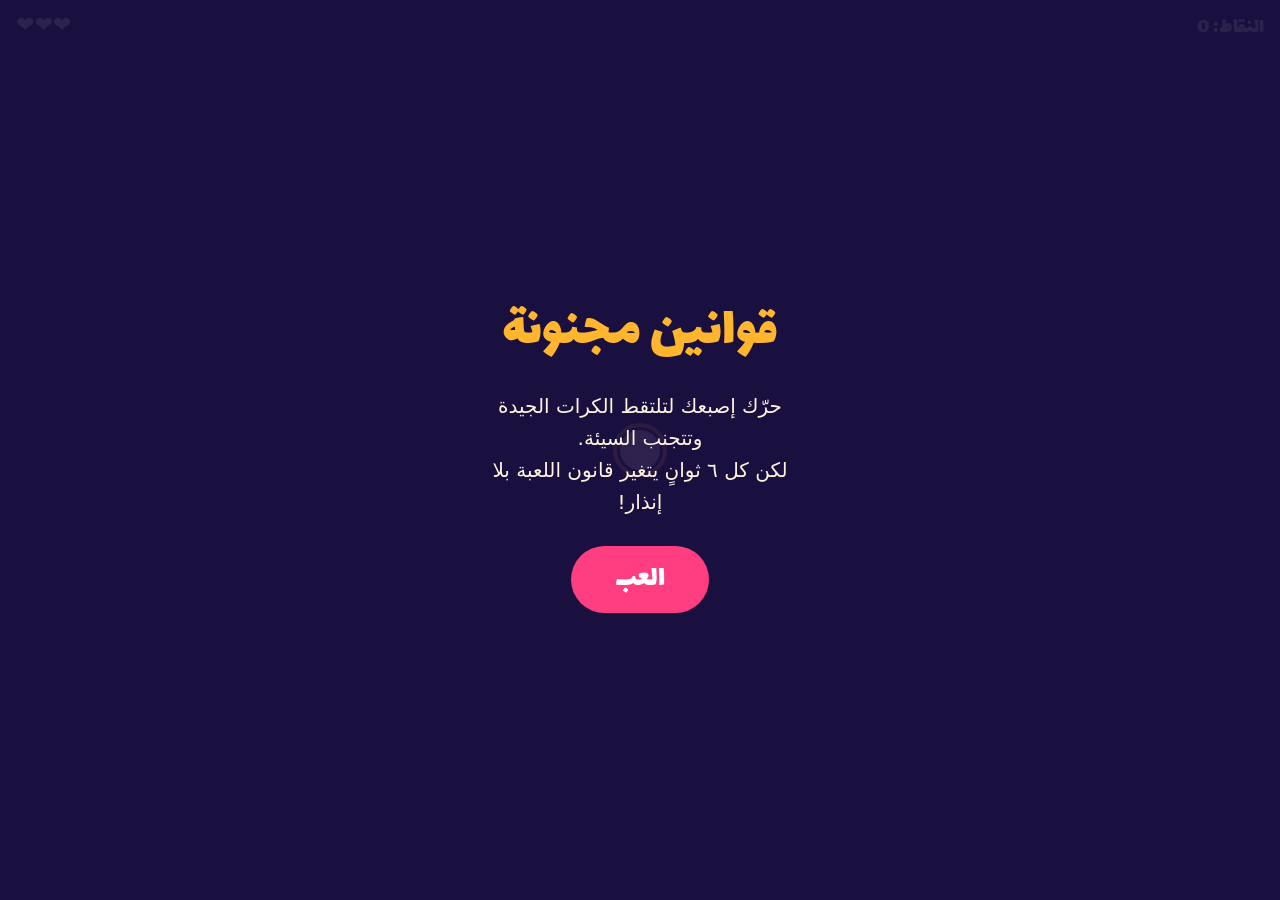
<file: crazy-rules.backup.html>
<!DOCTYPE html>
<html lang="ar" dir="rtl">
<head>
<meta charset="utf-8">
<meta name="viewport" content="width=device-width, initial-scale=1, viewport-fit=cover">
<title>قوانين مجنونة</title>
<link href="https://fonts.googleapis.com/css2?family=Lalezar&display=swap" rel="stylesheet">
<style>
:root{--bg:#1b1140;--good:#2ee6d6;--bad:#ff3d81;--ink:#fff4e0;--sun:#ffb62e;box-sizing:border-box;padding-top:env(safe-area-inset-top,0px);padding-bottom:env(safe-area-inset-bottom,0px)}
html,body{height:100%;margin:0;background:var(--bg);color:var(--ink);overflow:hidden;touch-action:none;-webkit-user-select:none;user-select:none;font-family:'Lalezar',system-ui,sans-serif}
canvas{position:fixed;inset:0;width:100%;height:100%;display:block}
#hud{position:fixed;top:env(safe-area-inset-top,0px);left:0;right:0;display:flex;justify-content:space-between;padding:10px 16px;font-size:22px;pointer-events:none}
#rule{position:fixed;top:calc(env(safe-area-inset-top,0px) + 52px);left:0;right:0;text-align:center;font-size:30px;color:var(--sun);pointer-events:none;transition:transform .25s,opacity .25s}
#legend{position:fixed;bottom:calc(env(safe-area-inset-bottom,0px) + 14px);left:0;right:0;text-align:center;font-size:18px;pointer-events:none}
#legend i{display:inline-block;width:14px;height:14px;border-radius:50%;margin:0 4px 0 8px;vertical-align:-1px}
#menu{position:fixed;inset:0;display:flex;flex-direction:column;align-items:center;justify-content:center;gap:14px;background:rgba(27,17,64,.92);text-align:center;padding:24px}
#menu h1{font-size:56px;margin:0;font-weight:400;color:var(--sun)}
#menu p{margin:0;font-size:20px;line-height:1.6;max-width:320px;font-family:system-ui,sans-serif}
#go{font:inherit;font-size:30px;padding:10px 44px;border:0;border-radius:40px;background:var(--bad);color:#fff;cursor:pointer}
#go:focus-visible{outline:3px solid var(--sun);outline-offset:3px}
</style>
</head>
<body>
<canvas id="c"></canvas>
<div id="hud"><span id="sc">النقاط: 0</span><span id="lv">❤❤❤</span></div>
<div id="rule"></div>
<div id="legend"></div>
<div id="menu">
<h1>قوانين مجنونة</h1>
<p>حرّك إصبعك لتلتقط الكرات الجيدة وتتجنب السيئة.<br>لكن كل ٦ ثوانٍ يتغير قانون اللعبة بلا إنذار!</p>
<p id="best"></p>
<button id="go">العب</button>
</div>
<script>
const cv=document.getElementById('c'),cx=cv.getContext('2d');
const $=id=>document.getElementById(id);
let W,H,dpr;
function size(){dpr=Math.min(devicePixelRatio||1,2);W=innerWidth;H=innerHeight;cv.width=W*dpr;cv.height=H*dpr;cx.setTransform(dpr,0,0,dpr,0,0)}
addEventListener('resize',size);size();
const GOOD='#2ee6d6',BAD='#ff3d81';
const RULES=[
{n:'التحكم معكوس!',f:'inv'},
{n:'الألوان تبدلت!',f:'swap'},
{n:'الجاذبية للأعلى!',f:'up'},
{n:'العالم يدور!',f:'rot'},
{n:'كل شيء أسرع!',f:'fast'},
{n:'انطفأت الأنوار!',f:'dark'}
];
let best=0;try{best=+localStorage.getItem('crbest')||0}catch(e){}
let P,orbs,score,lives,fl,ruleT,spawnT,ang,run=false,last=0,shake=0,pop=[];
let ptr={x:0,y:0};
function start(){
 P={x:W/2,y:H*0.7,r:20};orbs=[];pop=[];score=0;lives=3;fl={};ruleT=3;spawnT=0;ang=0;shake=0;run=true;
 ptr={x:P.x,y:P.y};$('menu').style.display='none';hud();$('rule').textContent='';legend();last=performance.now();
}
function hud(){$('sc').textContent='النقاط: '+score;$('lv').textContent='❤'.repeat(Math.max(lives,0))}
function legend(){
 const g=fl.swap?BAD:GOOD,b=fl.swap?GOOD:BAD;
 $('legend').innerHTML='<i style="background:'+g+'"></i>التقطها<i style="background:'+b+'"></i>تجنبها';
}
function newRule(){
 const r=RULES[Math.floor(Math.random()*RULES.length)];
 fl={};fl[r.f]=true;
 const el=$('rule');el.textContent=r.n;el.style.transform='scale(1.4)';
 setTimeout(()=>el.style.transform='scale(1)',250);
 legend();ruleT=6;
}
function toWorld(x,y){
 let dx=x-W/2,dy=y-H/2;
 if(fl.rot){const a=-ang,c=Math.cos(a),s=Math.sin(a);[dx,dy]=[dx*c-dy*s,dx*s+dy*c]}
 return[W/2+dx,H/2+dy];
}
function move(e){
 let x=e.clientX,y=e.clientY;
 if(fl.inv){x=W-x;y=H-y}
 ptr={x,y};
}
cv.addEventListener('pointerdown',move);
cv.addEventListener('pointermove',move);
$('go').addEventListener('click',start);
function spawn(){
 const good=Math.random()<0.5;
 const r=12+Math.random()*12;
 orbs.push({x:r+Math.random()*(W-2*r),y:fl.up?H+r:-r,r,good,vy:(90+Math.random()*110+score*2)*(fl.fast?1.8:1)*(fl.up?-1:1),vx:(Math.random()-.5)*60});
}
function burst(x,y,col){for(let i=0;i<10;i++){const a=Math.random()*6.28,s=60+Math.random()*120;pop.push({x,y,vx:Math.cos(a)*s,vy:Math.sin(a)*s,t:.5,col})}}
function update(dt){
 ruleT-=dt;if(ruleT<=0)newRule();
 if(fl.rot)ang+=dt*0.6;else ang*=0.9;
 const [tx,ty]=toWorld(ptr.x,ptr.y);
 const k=1-Math.pow(0.0005,dt);
 P.x+=(tx-P.x)*k;P.y+=(ty-P.y)*k;
 spawnT-=dt;if(spawnT<=0){spawn();spawnT=Math.max(0.22,0.6-score*0.004)*(fl.fast?0.6:1)}
 for(const o of orbs){
  o.y+=o.vy*dt;o.x+=o.vx*dt;
  if(o.x<o.r||o.x>W-o.r)o.vx*=-1;
  const d=Math.hypot(o.x-P.x,o.y-P.y);
  if(d<o.r+P.r){
   o.dead=true;
   const isGood=fl.swap?!o.good:o.good;
   burst(o.x,o.y,isGood?GOOD:BAD);
   if(isGood){score++}else{lives--;shake=.3;if(navigator.vibrate)navigator.vibrate(60)}
   hud();
  }
  if(o.y>H+60||o.y<-60)o.dead=true;
 }
 orbs=orbs.filter(o=>!o.dead);
 for(const p of pop){p.x+=p.vx*dt;p.y+=p.vy*dt;p.t-=dt}
 pop=pop.filter(p=>p.t>0);
 shake=Math.max(0,shake-dt);
 if(lives<=0)over();
}
function over(){
 run=false;
 if(score>best){best=score;try{localStorage.setItem('crbest',best)}catch(e){}}
 $('menu').querySelector('h1').textContent='انتهت اللعبة';
 $('menu').querySelector('p').innerHTML='جمعت '+score+' نقطة. القوانين فازت هذه المرة!';
 $('best').textContent='أفضل نتيجة: '+best;
 $('go').textContent='جرّب مجددًا';
 $('menu').style.display='flex';
}
function draw(){
 cx.clearRect(0,0,W,H);
 cx.save();
 if(shake>0)cx.translate((Math.random()-.5)*10,(Math.random()-.5)*10);
 cx.translate(W/2,H/2);cx.rotate(ang);cx.translate(-W/2,-H/2);
 for(const o of orbs){
  const isGood=o.good;
  cx.fillStyle=(fl.swap?!isGood:isGood)?GOOD:BAD;
  cx.beginPath();cx.arc(o.x,o.y,o.r,0,6.283);cx.fill();
 }
 for(const p of pop){cx.globalAlpha=p.t*2;cx.fillStyle=p.col;cx.fillRect(p.x-2,p.y-2,4,4)}
 cx.globalAlpha=1;
 cx.fillStyle='#fff4e0';cx.beginPath();cx.arc(P.x,P.y,P.r,0,6.283);cx.fill();
 cx.strokeStyle='#ffb62e';cx.lineWidth=4;cx.beginPath();cx.arc(P.x,P.y,P.r+5,0,6.283);cx.stroke();
 cx.restore();
 if(fl.dark){
  const[sx,sy]=rot(P.x,P.y);
  const g=cx.createRadialGradient(sx,sy,40,sx,sy,170);
  g.addColorStop(0,'rgba(27,17,64,0)');g.addColorStop(1,'rgba(27,17,64,.98)');
  cx.fillStyle=g;cx.fillRect(0,0,W,H);
 }
}
function rot(x,y){
 const dx=x-W/2,dy=y-H/2,c=Math.cos(ang),s=Math.sin(ang);
 return[W/2+dx*c-dy*s,H/2+dx*s+dy*c];
}
function loop(t){
 const dt=Math.min((t-last)/1000,0.05);last=t;
 if(run)update(dt);
 draw();requestAnimationFrame(loop);
}
$('best').textContent=best?'أفضل نتيجة: '+best:'';
P={x:W/2,y:H/2,r:20};orbs=[];pop=[];fl={};ang=0;shake=0;
requestAnimationFrame(loop);
</script>
</body>
</html>
</file>
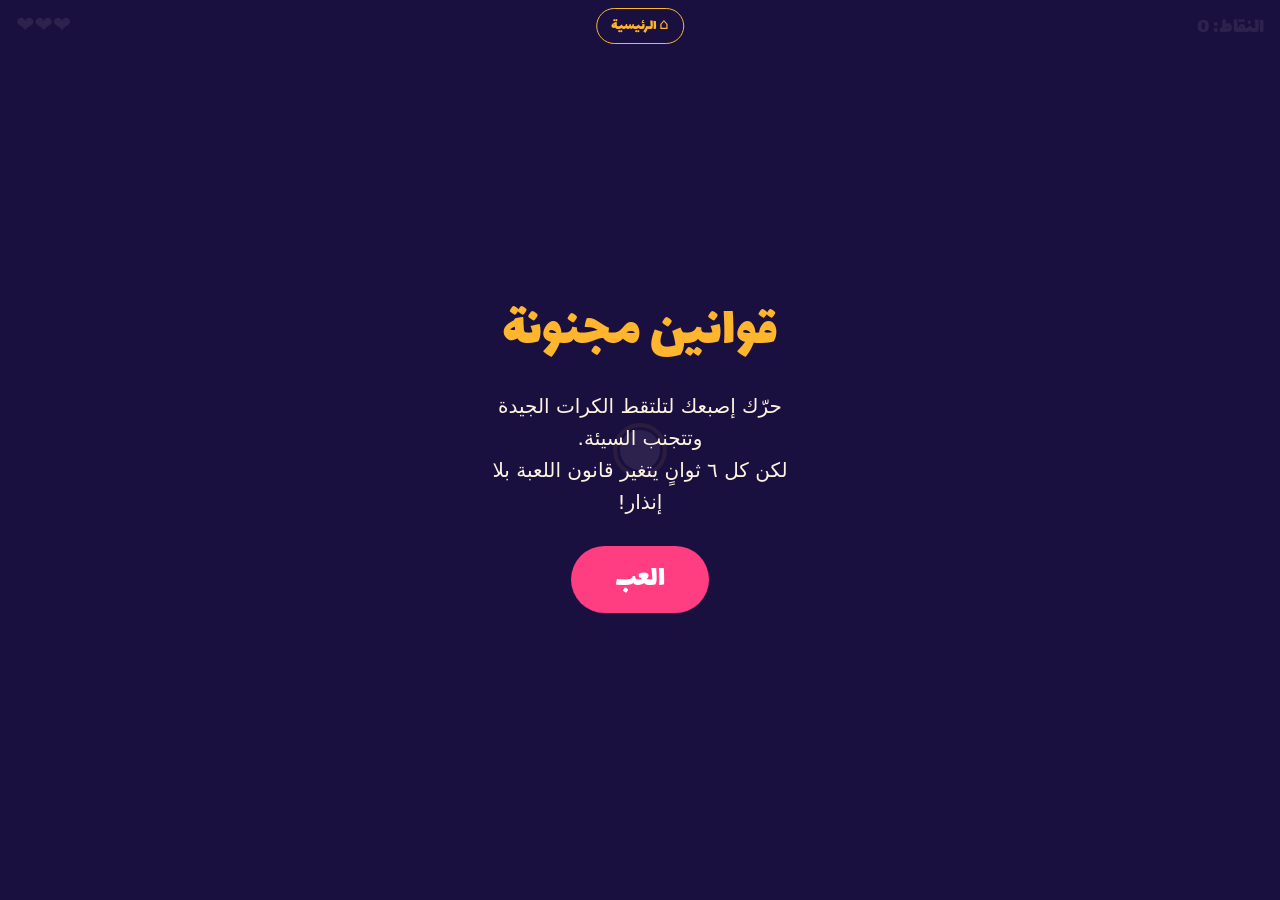
<file: crazy-rules.html>
<!DOCTYPE html>
<html lang="ar" dir="rtl">
<head>
<meta charset="utf-8">
<meta name="viewport" content="width=device-width, initial-scale=1, viewport-fit=cover">
<title>قوانين مجنونة</title>
<link href="https://fonts.googleapis.com/css2?family=Lalezar&display=swap" rel="stylesheet">
<style>
:root{--bg:#1b1140;--good:#2ee6d6;--bad:#ff3d81;--ink:#fff4e0;--sun:#ffb62e;box-sizing:border-box;padding-top:env(safe-area-inset-top,0px);padding-bottom:env(safe-area-inset-bottom,0px)}
html,body{height:100%;margin:0;background:var(--bg);color:var(--ink);overflow:hidden;touch-action:none;-webkit-user-select:none;user-select:none;font-family:'Lalezar',system-ui,sans-serif}
canvas{position:fixed;inset:0;width:100%;height:100%;display:block}
#hud{position:fixed;top:env(safe-area-inset-top,0px);left:0;right:0;display:flex;justify-content:space-between;padding:10px 16px;font-size:22px;pointer-events:none}
#rule{position:fixed;top:calc(env(safe-area-inset-top,0px) + 52px);left:0;right:0;text-align:center;font-size:30px;color:var(--sun);pointer-events:none;transition:transform .25s,opacity .25s}
#legend{position:fixed;bottom:calc(env(safe-area-inset-bottom,0px) + 14px);left:0;right:0;text-align:center;font-size:18px;pointer-events:none}
#legend i{display:inline-block;width:14px;height:14px;border-radius:50%;margin:0 4px 0 8px;vertical-align:-1px}
#menu{position:fixed;inset:0;display:flex;flex-direction:column;align-items:center;justify-content:center;gap:14px;background:rgba(27,17,64,.92);text-align:center;padding:24px}
#menu h1{font-size:56px;margin:0;font-weight:400;color:var(--sun)}
#menu p{margin:0;font-size:20px;line-height:1.6;max-width:320px;font-family:system-ui,sans-serif}
#go{font:inherit;font-size:30px;padding:10px 44px;border:0;border-radius:40px;background:var(--bad);color:#fff;cursor:pointer}
#go:focus-visible{outline:3px solid var(--sun);outline-offset:3px}

#homeBtn {
  display: block;
  position: fixed;
  top: calc(env(safe-area-inset-top, 0px) + 8px);
  left: 50%;
  transform: translateX(-50%);
  z-index: 1000;
  padding: 5px 14px;
  border: 1px solid var(--sun);
  border-radius: 20px;
  background: rgba(27,17,64,.9);
  color: var(--sun);
  text-decoration: none;
  font-size: 15px;
  pointer-events: auto;
}

</style>
</head>
<body>
<canvas id="c"></canvas>

<a id="homeBtn" href="index.html"
   aria-label="العودة إلى الصفحة الرئيسية">
   ⌂ الرئيسية
</a>
<div id="hud"><span id="sc">النقاط: 0</span><span id="lv">❤❤❤</span></div>
<div id="rule"></div>
<div id="legend"></div>
<div id="menu">
<h1>قوانين مجنونة</h1>
<p>حرّك إصبعك لتلتقط الكرات الجيدة وتتجنب السيئة.<br>لكن كل ٦ ثوانٍ يتغير قانون اللعبة بلا إنذار!</p>
<p id="best"></p>
<button id="go">العب</button>
</div>
<script>
const cv=document.getElementById('c'),cx=cv.getContext('2d');
const $=id=>document.getElementById(id);
let W,H,dpr;
function size(){dpr=Math.min(devicePixelRatio||1,2);W=innerWidth;H=innerHeight;cv.width=W*dpr;cv.height=H*dpr;cx.setTransform(dpr,0,0,dpr,0,0)}
addEventListener('resize',size);size();
const GOOD='#2ee6d6',BAD='#ff3d81';
const RULES=[
{n:'التحكم معكوس!',f:'inv'},
{n:'الألوان تبدلت!',f:'swap'},
{n:'الجاذبية للأعلى!',f:'up'},
{n:'العالم يدور!',f:'rot'},
{n:'كل شيء أسرع!',f:'fast'},
{n:'انطفأت الأنوار!',f:'dark'}
];
let best=0;try{best=+localStorage.getItem('crbest')||0}catch(e){}
let P,orbs,score,lives,fl,ruleT,spawnT,ang,run=false,last=0,shake=0,pop=[];
let ptr={x:0,y:0};
function start(){
 $('homeBtn').style.display='block';
 P={x:W/2,y:H*0.7,r:20};orbs=[];pop=[];score=0;lives=3;fl={};ruleT=3;spawnT=0;ang=0;shake=0;run=true;
 ptr={x:P.x,y:P.y};$('menu').style.display='none';hud();$('rule').textContent='';legend();last=performance.now();
}
function hud(){$('sc').textContent='النقاط: '+score;$('lv').textContent='❤'.repeat(Math.max(lives,0))}
function legend(){
 const g=fl.swap?BAD:GOOD,b=fl.swap?GOOD:BAD;
 $('legend').innerHTML='<i style="background:'+g+'"></i>التقطها<i style="background:'+b+'"></i>تجنبها';
}
function newRule(){
 const r=RULES[Math.floor(Math.random()*RULES.length)];
 fl={};fl[r.f]=true;
 const el=$('rule');el.textContent=r.n;el.style.transform='scale(1.4)';
 setTimeout(()=>el.style.transform='scale(1)',250);
 legend();ruleT=6;
}
function toWorld(x,y){
 let dx=x-W/2,dy=y-H/2;
 if(fl.rot){const a=-ang,c=Math.cos(a),s=Math.sin(a);[dx,dy]=[dx*c-dy*s,dx*s+dy*c]}
 return[W/2+dx,H/2+dy];
}
function move(e){
 let x=e.clientX,y=e.clientY;
 if(fl.inv){x=W-x;y=H-y}
 ptr={x,y};
}
cv.addEventListener('pointerdown',move);
cv.addEventListener('pointermove',move);
$('go').addEventListener('click',start);
function spawn(){
 const good=Math.random()<0.5;
 const r=12+Math.random()*12;
 orbs.push({x:r+Math.random()*(W-2*r),y:fl.up?H+r:-r,r,good,vy:(90+Math.random()*110+score*2)*(fl.fast?1.8:1)*(fl.up?-1:1),vx:(Math.random()-.5)*60});
}
function burst(x,y,col){for(let i=0;i<10;i++){const a=Math.random()*6.28,s=60+Math.random()*120;pop.push({x,y,vx:Math.cos(a)*s,vy:Math.sin(a)*s,t:.5,col})}}
function update(dt){
 ruleT-=dt;if(ruleT<=0)newRule();
 if(fl.rot)ang+=dt*0.6;else ang*=0.9;
 const [tx,ty]=toWorld(ptr.x,ptr.y);
 const k=1-Math.pow(0.0005,dt);
 P.x+=(tx-P.x)*k;P.y+=(ty-P.y)*k;
 spawnT-=dt;if(spawnT<=0){spawn();spawnT=Math.max(0.22,0.6-score*0.004)*(fl.fast?0.6:1)}
 for(const o of orbs){
  o.y+=o.vy*dt;o.x+=o.vx*dt;
  if(o.x<o.r||o.x>W-o.r)o.vx*=-1;
  const d=Math.hypot(o.x-P.x,o.y-P.y);
  if(d<o.r+P.r){
   o.dead=true;
   const isGood=fl.swap?!o.good:o.good;
   burst(o.x,o.y,isGood?GOOD:BAD);
   if(isGood){score++}else{lives--;shake=.3;if(navigator.vibrate)navigator.vibrate(60)}
   hud();
  }
  if(o.y>H+60||o.y<-60)o.dead=true;
 }
 orbs=orbs.filter(o=>!o.dead);
 for(const p of pop){p.x+=p.vx*dt;p.y+=p.vy*dt;p.t-=dt}
 pop=pop.filter(p=>p.t>0);
 shake=Math.max(0,shake-dt);
 if(lives<=0)over();
}
function over(){
 run=false;
 if(score>best){best=score;try{localStorage.setItem('crbest',best)}catch(e){}}
 $('menu').querySelector('h1').textContent='انتهت اللعبة';
 $('menu').querySelector('p').innerHTML='جمعت '+score+' نقطة. القوانين فازت هذه المرة!';
 $('best').textContent='أفضل نتيجة: '+best;
 $('go').textContent='جرّب مجددًا';
 $('menu').style.display='flex';
}
function draw(){
 cx.clearRect(0,0,W,H);
 cx.save();
 if(shake>0)cx.translate((Math.random()-.5)*10,(Math.random()-.5)*10);
 cx.translate(W/2,H/2);cx.rotate(ang);cx.translate(-W/2,-H/2);
 for(const o of orbs){
  const isGood=o.good;
  cx.fillStyle=(fl.swap?!isGood:isGood)?GOOD:BAD;
  cx.beginPath();cx.arc(o.x,o.y,o.r,0,6.283);cx.fill();
 }
 for(const p of pop){cx.globalAlpha=p.t*2;cx.fillStyle=p.col;cx.fillRect(p.x-2,p.y-2,4,4)}
 cx.globalAlpha=1;
 cx.fillStyle='#fff4e0';cx.beginPath();cx.arc(P.x,P.y,P.r,0,6.283);cx.fill();
 cx.strokeStyle='#ffb62e';cx.lineWidth=4;cx.beginPath();cx.arc(P.x,P.y,P.r+5,0,6.283);cx.stroke();
 cx.restore();
 if(fl.dark){
  const[sx,sy]=rot(P.x,P.y);
  const g=cx.createRadialGradient(sx,sy,40,sx,sy,170);
  g.addColorStop(0,'rgba(27,17,64,0)');g.addColorStop(1,'rgba(27,17,64,.98)');
  cx.fillStyle=g;cx.fillRect(0,0,W,H);
 }
}
function rot(x,y){
 const dx=x-W/2,dy=y-H/2,c=Math.cos(ang),s=Math.sin(ang);
 return[W/2+dx*c-dy*s,H/2+dx*s+dy*c];
}
function loop(t){
 const dt=Math.min((t-last)/1000,0.05);last=t;
 if(run)update(dt);
 draw();requestAnimationFrame(loop);
}
$('best').textContent=best?'أفضل نتيجة: '+best:'';
P={x:W/2,y:H/2,r:20};orbs=[];pop=[];fl={};ang=0;shake=0;
requestAnimationFrame(loop);
</script>
</body>
</html>
</file>
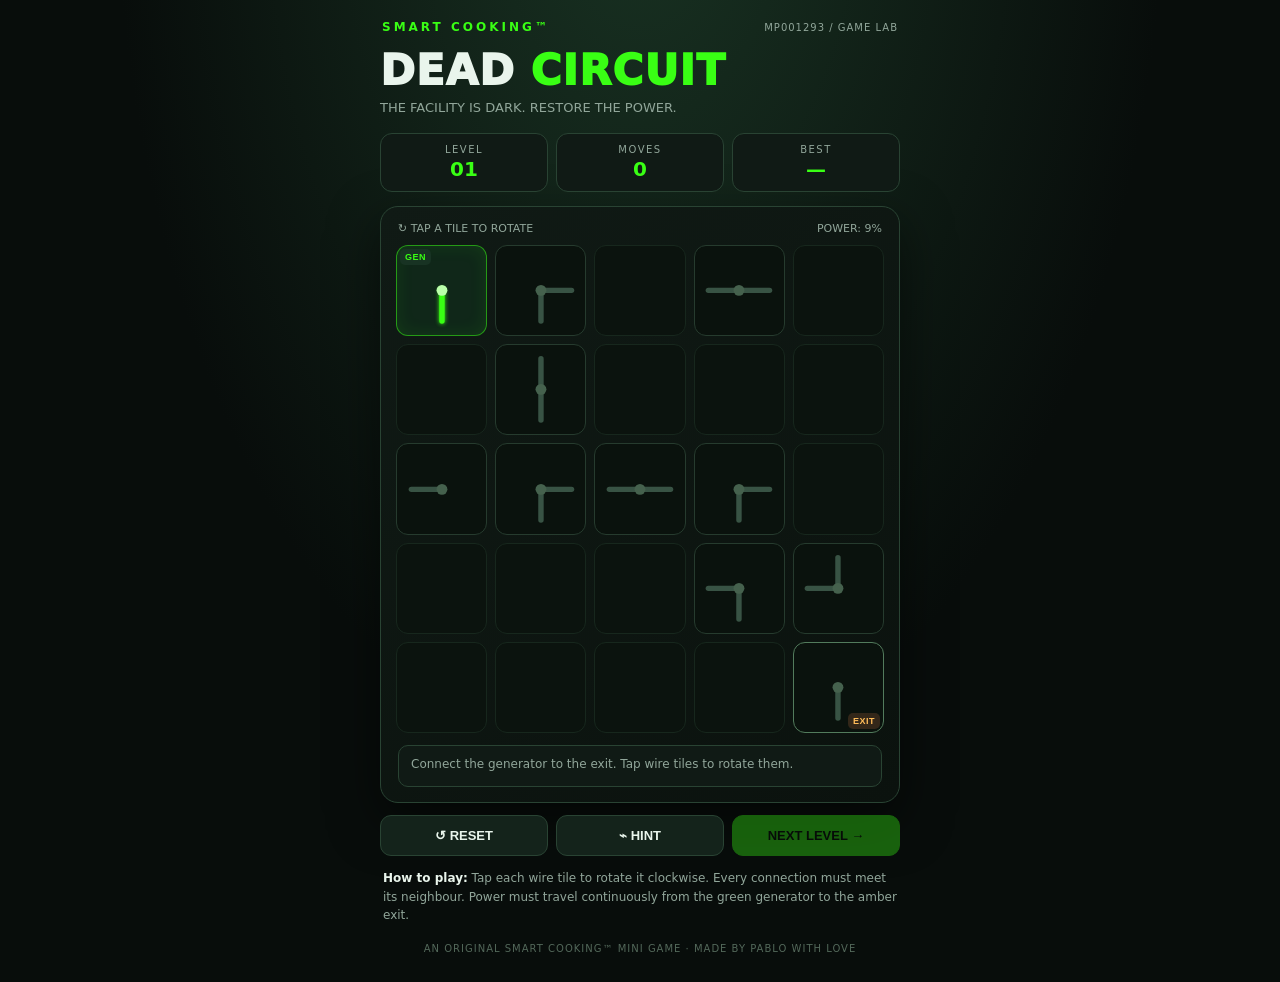
<file: dead-circuit.html>
<!doctype html>
<html lang="en">
<head>
<meta charset="utf-8"><meta name="viewport" content="width=device-width,initial-scale=1,maximum-scale=1,user-scalable=no">
<meta name="theme-color" content="#080d0b"><title>DEAD CIRCUIT — SMART COOKING™</title>
<style>
:root{--bg:#080d0b;--panel:#101a15;--panel2:#14231b;--line:#294333;--green:#39ff14;--muted:#91a69a;--gold:#ffbd59;--red:#ff5c65;--white:#e9f5ec}
*{box-sizing:border-box}body{margin:0;min-height:100vh;background:radial-gradient(ellipse at 50% -15%,#193323 0%,var(--bg) 58%);color:var(--white);font-family:system-ui,-apple-system,Segoe UI,sans-serif;display:flex;justify-content:center;padding:16px 12px 28px}
.app{width:min(100%,520px)}header{display:flex;justify-content:space-between;align-items:center;margin:4px 2px 16px}.brand{font-size:12px;letter-spacing:3px;color:var(--green);font-weight:800}.mark{font-size:10px;color:var(--muted);letter-spacing:1px}
h1{font-size:clamp(28px,8vw,42px);line-height:1;margin:0;font-weight:950;letter-spacing:1px}.subtitle{color:var(--muted);font-size:13px;margin:8px 0 18px}
.stats{display:grid;grid-template-columns:repeat(3,1fr);gap:8px;margin-bottom:14px}.stat{background:var(--panel);border:1px solid var(--line);border-radius:12px;padding:10px;text-align:center}.stat small{display:block;color:var(--muted);font-size:10px;letter-spacing:1.5px}.stat b{display:block;color:var(--green);font-size:20px;margin-top:2px;font-variant-numeric:tabular-nums}
.board-wrap{background:linear-gradient(145deg,#101a15,#0b120e);border:1px solid var(--line);border-radius:18px;padding:12px;box-shadow:0 18px 50px #0008}.legend{display:flex;justify-content:space-between;gap:8px;color:var(--muted);font-size:11px;margin:0 2px 10px}.board{display:grid;grid-template-columns:repeat(5,1fr);gap:6px;touch-action:manipulation}.tile{aspect-ratio:1;border:1px solid #263b2e;border-radius:10px;background:#0a120d;position:relative;display:grid;place-items:center;cursor:pointer;overflow:hidden;transition:border-color .15s,background .15s; -webkit-tap-highlight-color:transparent}.tile:active{transform:scale(.97)}.tile.empty{cursor:default;background:#0b130e;border-color:#17271d}.tile.fixed{border-color:#527b5c}.tile.powered{background:#102719;border-color:#39ff1488;box-shadow:inset 0 0 18px #39ff1418}.tile svg{width:88%;height:88%;overflow:visible}.wire{stroke:#385344;stroke-width:8;stroke-linecap:round;fill:none}.powered .wire{stroke:var(--green);filter:drop-shadow(0 0 3px #39ff14)}.core{fill:#45614d}.powered .core{fill:#baffaa}.endpoint{position:absolute;inset:3px;display:flex;align-items:flex-start;justify-content:flex-start;pointer-events:none}.endpoint span{font-size:9px;font-weight:900;letter-spacing:.5px;padding:3px 5px;border-radius:5px;background:#183323;color:var(--green)}.endpoint.exit{align-items:flex-end;justify-content:flex-end}.endpoint.exit span{background:#332719;color:var(--gold)}
.controls{display:flex;gap:8px;margin-top:12px}.btn{flex:1;border:1px solid var(--line);border-radius:11px;padding:12px 8px;background:var(--panel2);color:var(--white);font-weight:750;font-size:13px}.btn.primary{background:var(--green);color:#061006;border-color:var(--green)}.btn:disabled{opacity:.35}.help{color:var(--muted);font-size:12px;line-height:1.55;margin:13px 3px 0}.message{min-height:42px;margin:12px 2px 0;padding:10px 12px;border-radius:10px;background:#101a15;border:1px solid var(--line);font-size:12px;color:var(--muted);line-height:1.4}.message.good{color:var(--green);border-color:#39ff1466}.message.warn{color:var(--gold);border-color:#ffbd5966}
.overlay{position:fixed;inset:0;background:#030705dd;display:none;align-items:center;justify-content:center;padding:20px;z-index:10}.modal{width:min(100%,390px);background:#101a15;border:1px solid #3b6047;border-radius:18px;padding:22px;text-align:center;box-shadow:0 20px 80px #000}.modal h2{font-size:28px;margin:0 0 8px;color:var(--green)}.modal p{font-size:13px;color:var(--muted);line-height:1.6}.modal .btn{width:100%;margin-top:8px}.footer{text-align:center;color:#53685a;font-size:10px;letter-spacing:1px;margin-top:18px}
@media(min-width:430px){.board{gap:8px}.board-wrap{padding:15px}.tile{border-radius:12px}}
</style></head>
<body><main class="app">
<header><div class="brand">SMART COOKING™</div><div class="mark">MP001293 / GAME LAB</div></header>
<h1>DEAD <span style="color:var(--green)">CIRCUIT</span></h1><p class="subtitle">THE FACILITY IS DARK. RESTORE THE POWER.</p>
<section class="stats"><div class="stat"><small>LEVEL</small><b id="level">01</b></div><div class="stat"><small>MOVES</small><b id="moves">0</b></div><div class="stat"><small>BEST</small><b id="best">—</b></div></section>
<section class="board-wrap"><div class="legend"><span>↻ TAP A TILE TO ROTATE</span><span id="progress">POWER: 0%</span></div><div class="board" id="board" aria-label="Electrical puzzle board"></div><div class="message" id="message">Connect the generator to the exit. Tap wire tiles to rotate them.</div></section>
<div class="controls"><button class="btn" id="reset">↺ RESET</button><button class="btn" id="hint">⌁ HINT</button><button class="btn primary" id="next" disabled>NEXT LEVEL →</button></div>
<p class="help"><b style="color:var(--white)">How to play:</b> Tap each wire tile to rotate it clockwise. Every connection must meet its neighbour. Power must travel continuously from the green generator to the amber exit.</p>
<div class="footer">AN ORIGINAL SMART COOKING™ MINI GAME · MADE BY PABLO WITH LOVE</div>
</main>
<div class="overlay" id="overlay"><div class="modal"><h2 id="modalTitle">POWER RESTORED</h2><p id="modalText">The exit is online.</p><button class="btn primary" id="modalBtn">CONTINUE</button></div></div>
<script>
const LEVELS=[
[[0,0],[1,0],[1,1],[1,2],[2,2],[3,2],[3,3],[4,3],[4,4]],
[[0,0],[0,1],[1,1],[2,1],[2,2],[2,3],[3,3],[4,3],[4,4]],
[[0,0],[1,0],[2,0],[2,1],[2,2],[3,2],[3,3],[3,4],[4,4]],
[[0,0],[0,1],[0,2],[1,2],[2,2],[2,3],[3,3],[4,3],[4,4]],
[[0,0],[1,0],[1,1],[2,1],[3,1],[3,2],[3,3],[4,3],[4,4]]
];
const DIRS=[{x:0,y:-1,bit:1},{x:1,y:0,bit:2},{x:0,y:1,bit:4},{x:-1,y:0,bit:8}];
const $=id=>document.getElementById(id);let level=0,moves=0,tiles=[],solved=false,shownHint=-1;
const key=(x,y)=>y*5+x;const rotate=m=>((m<<1)&15)|(m>>3);
function maskFor(a,b){let dx=b[0]-a[0],dy=b[1]-a[1];return dx===0?(dy===-1?1:4):(dx===1?2:8)}
function makeLevel(){moves=0;solved=false;shownHint=-1;$('next').disabled=true;let route=LEVELS[Math.min(level,LEVELS.length-1)];tiles=Array.from({length:25},()=>({mask:0,initial:0,empty:true}));
 for(let i=0;i<route.length;i++){let [x,y]=route[i],mask=0;if(i>0)mask|=maskFor(route[i],route[i-1]);if(i<route.length-1)mask|=maskFor(route[i],route[i+1]);let turns=(i===0?1+level%3:(i===route.length-1?2+level%2:(i*3+level*2)%4));let scrambled=mask;for(let t=0;t<turns;t++)scrambled=rotate(scrambled);tiles[key(x,y)]={mask:scrambled,initial:scrambled,empty:false,route:true,correct:mask};}
 // Add a few harmless decoy wires to make the board less visually obvious.
 let decoys=[[0,2,2],[3,0,5],[4,1,10],[1,4,5],[4,2,3],[0,4,10]];decoys.slice(0,Math.min(2+level,5)).forEach(([x,y,m])=>{let t=tiles[key(x,y)];if(t.empty){let turns=(x+y+level)%4;while(turns--)m=rotate(m);tiles[key(x,y)]={mask:m,initial:m,empty:false,route:false};}});
 $('level').textContent=String(level+1).padStart(2,'0');$('moves').textContent='0';$('best').textContent=localStorage.getItem('dc-best-'+level)||'—';$('message').className='message';$('message').textContent='Connect the generator to the exit. Tap wire tiles to rotate them.';render();updatePower();}
function svgFor(mask){let lines='';if(mask&1)lines+='<path class="wire" d="M50 50 V5"/>';if(mask&2)lines+='<path class="wire" d="M50 50 H95"/>';if(mask&4)lines+='<path class="wire" d="M50 50 V95"/>';if(mask&8)lines+='<path class="wire" d="M50 50 H5"/>';return `<svg viewBox="0 0 100 100" aria-hidden="true">${lines}<circle class="core" cx="50" cy="50" r="8"/></svg>`}
function render(){let board=$('board');board.innerHTML='';tiles.forEach((t,i)=>{let el=document.createElement('button');el.className='tile'+(t.empty?' empty':'')+(t.powered?' powered':'')+((i===0||i===24)?' fixed':'');el.setAttribute('aria-label',t.empty?'Empty tile':'Rotate wire');if(!t.empty)el.innerHTML=svgFor(t.mask);if(i===0)el.innerHTML+='<div class="endpoint"><span>GEN</span></div>';if(i===24)el.innerHTML+='<div class="endpoint exit"><span>EXIT</span></div>';if(!t.empty)el.addEventListener('click',()=>turn(i));board.appendChild(el);});}
function connected(a,b,dir){return !!(a.mask&dir.bit)&&!!(b.mask&((dir.bit<<2)&15|dir.bit>>2));}
function findPowered(){let seen=new Set([0]),queue=[0];while(queue.length){let i=queue.shift(),x=i%5,y=Math.floor(i/5),a=tiles[i];for(let d of DIRS){let nx=x+d.x,ny=y+d.y;if(nx<0||ny<0||nx>4||ny>4)continue;let ni=key(nx,ny),b=tiles[ni],opposite=((d.bit<<2)&15)|(d.bit>>2);if(!b.empty&&(a.mask&d.bit)&&(b.mask&opposite)&&!seen.has(ni)){seen.add(ni);queue.push(ni);}}}return seen;}
function updatePower(){let powered=findPowered();tiles.forEach((t,i)=>t.powered=powered.has(i));let pct=Math.round(powered.size/tiles.filter(t=>!t.empty).length*100);$('progress').textContent='POWER: '+pct+'%';render();if(powered.has(24)&&!solved){solved=true;$('next').disabled=false;$('message').className='message good';$('message').textContent='POWER RESTORED. The exit is online!';let old=Number(localStorage.getItem('dc-best-'+level)||9999);if(moves<old){localStorage.setItem('dc-best-'+level,moves);$('best').textContent=moves;}$('modalTitle').textContent='POWER RESTORED';$('modalText').textContent=`Level ${level+1} complete in ${moves} moves. The facility is waking up.`;$('modalBtn').textContent=level===LEVELS.length-1?'REPLAY CAMPAIGN':'NEXT LEVEL';$('overlay').style.display='flex';}}
function turn(i){if(solved||tiles[i].empty)return;tiles[i].mask=rotate(tiles[i].mask);moves++;$('moves').textContent=moves;updatePower();}
function reset(){tiles.forEach(t=>{if(!t.empty)t.mask=t.initial;});moves=0;solved=false;$('moves').textContent='0';$('next').disabled=true;$('message').className='message';$('message').textContent='Board reset. Find the route from GEN to EXIT.';updatePower();}
function hint(){if(solved)return;let route=LEVELS[Math.min(level,LEVELS.length-1)];let target=route.find(([x,y])=>{let t=tiles[key(x,y)];return t.mask!==t.correct;});if(!target){$('message').textContent='The main route is aligned. Check the connections between neighbouring tiles.';return;}let [x,y]=target;shownHint=key(x,y);$('message').className='message warn';$('message').textContent=`Hint: inspect the highlighted route tile at column ${x+1}, row ${y+1}. Rotate it until its wires match the route.`;let el=$('board').children[shownHint];el.style.outline='2px solid var(--gold)';el.style.boxShadow='0 0 18px #ffbd5966';setTimeout(()=>{el.style.outline='';el.style.boxShadow='';},1800);}
$('reset').onclick=reset;$('hint').onclick=hint;$('next').onclick=()=>{if(level<LEVELS.length-1){level++;makeLevel();}else{level=0;makeLevel();}};$('modalBtn').onclick=()=>{$('overlay').style.display='none';if(level<LEVELS.length-1){level++;makeLevel();}else{level=0;makeLevel();}};
makeLevel();
</script></body></html>
</file>
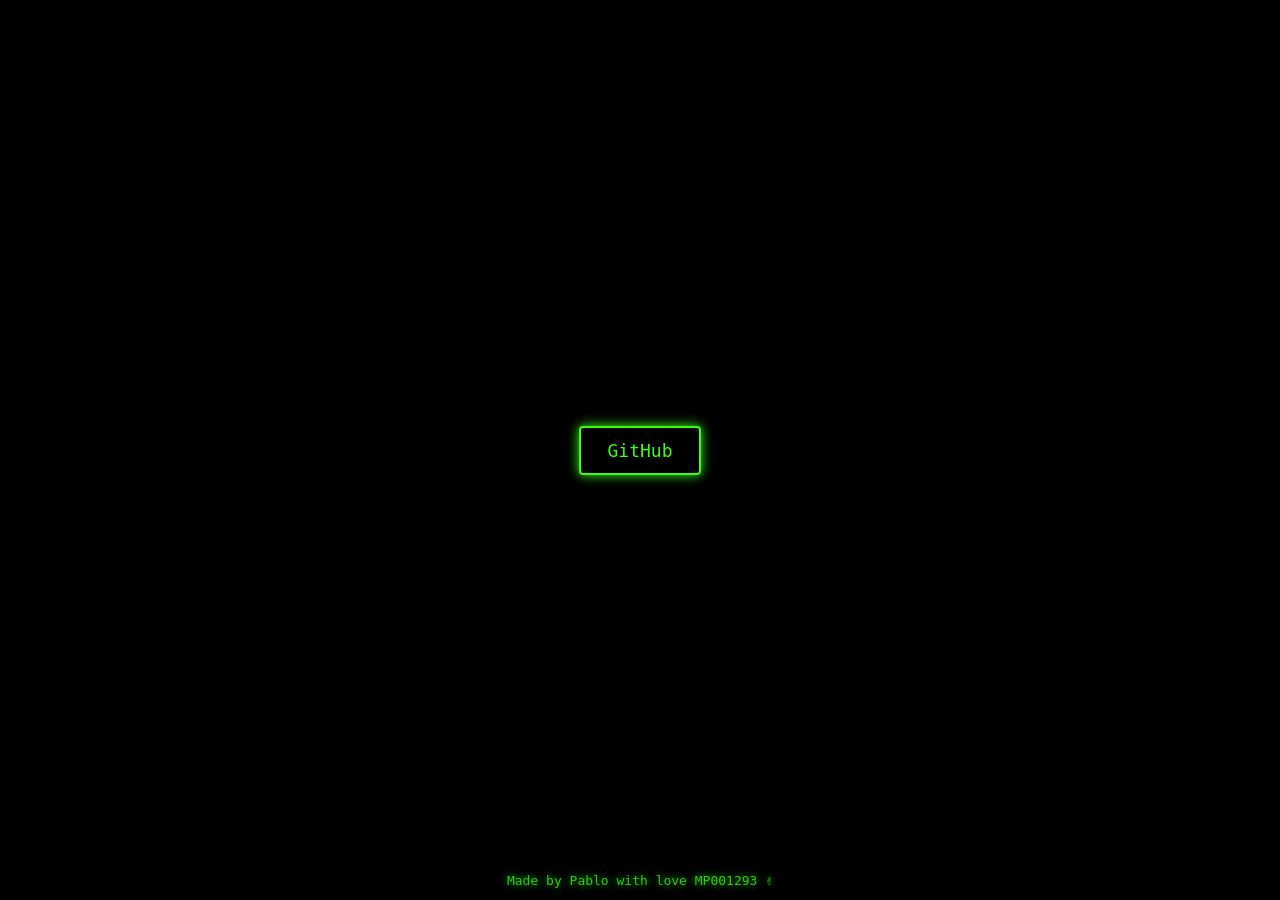
<file: index.backup.html>
<!DOCTYPE html>
<html lang="ar" dir="rtl">
<head>
<meta charset="UTF-8">
<meta name="viewport" content="width=device-width, initial-scale=1">
<title>الأرض</title>
<style>
  body { background: #000; color: #39ff14; font-family: monospace;
         display: flex; align-items: center; justify-content: center;
         height: 100vh; margin: 0; }
  a.btn { font-size: 18px; padding: 12px 26px; color: #39ff14;
          border: 2px solid #39ff14; border-radius: 4px;
          text-decoration: none; box-shadow: 0 0 12px #39ff14; }
  a.btn:active { background: #39ff14; color: #000; }
  footer { position: fixed; bottom: 12px; left: 0; right: 0;
           text-align: center; font-size: 13px; opacity: 0.8;
           text-shadow: 0 0 8px #39ff14; direction: ltr; }
</style>
</head>
<body>
  <a class="btn" href="https://github.com/maroadly001293-wq">GitHub</a>
  <footer>Made by Pablo with love MP001293 ✌</footer>
</body>
</html>
</file>
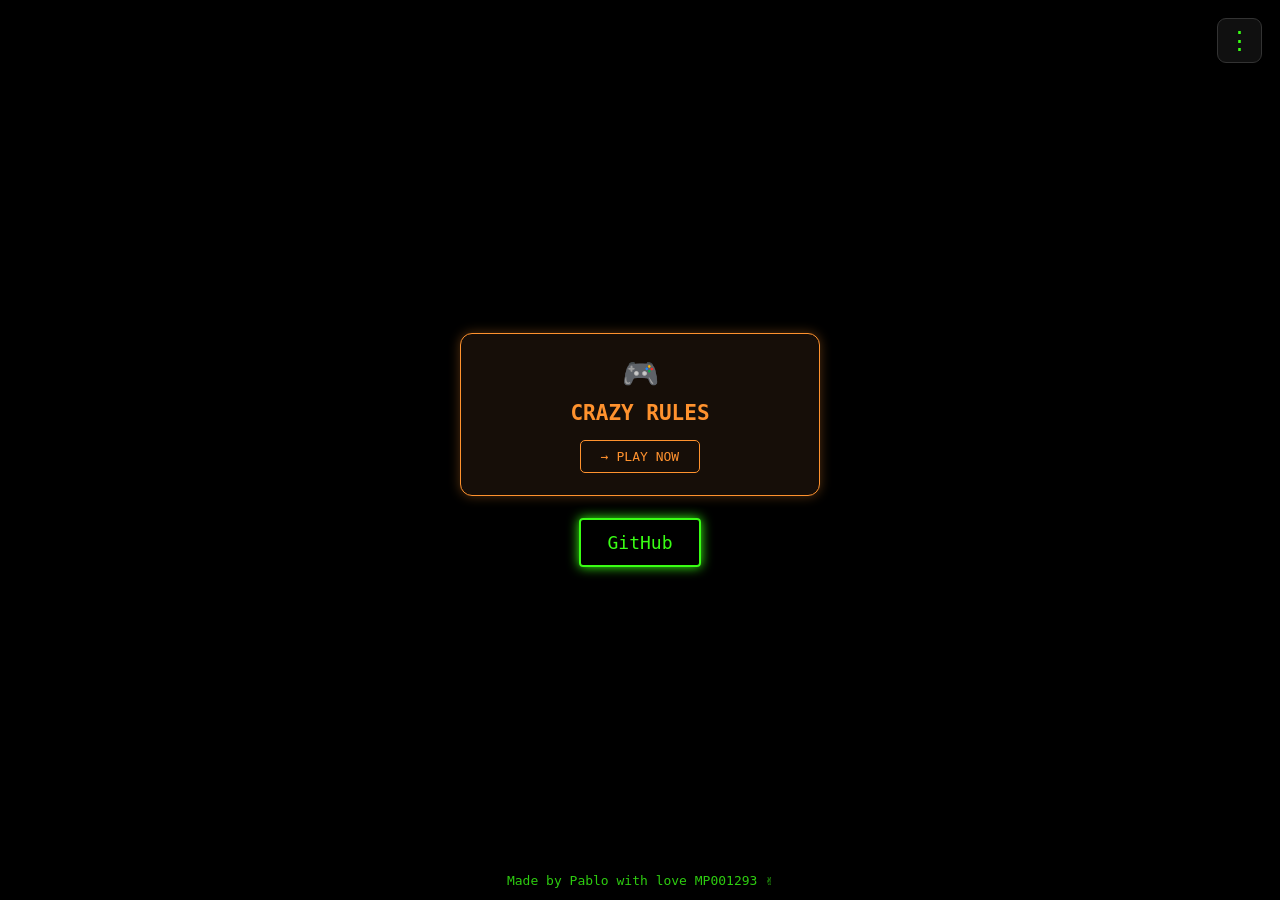
<file: index.before-dead-circuit.html>
<!DOCTYPE html>
<html lang="ar" dir="rtl">
<head>
<meta charset="UTF-8">
<meta name="viewport" content="width=device-width, initial-scale=1">
<meta name="theme-color" content="#000000">
<title>SMART COOKING™</title>

<style>
:root {
  --bg: #000000;
  --fg: #39ff14;
  --panel: #101010;
  --border: #333333;
  --muted: #999999;
  --overlay: rgba(0,0,0,0.65);
}

[data-theme="light"] {
  --bg: #ffffff;
  --fg: #159b08;
  --panel: #f2f2f2;
  --border: #dddddd;
  --muted: #666666;
  --overlay: rgba(0,0,0,0.35);
}

* {
  box-sizing: border-box;
}

body {
  background: var(--bg);
  color: var(--fg);
  font-family: monospace;
  margin: 0;
  min-height: 100vh;
  min-height: 100svh;
  display: flex;
  align-items: center;
  justify-content: center;
  transition: background 0.3s, color 0.3s;
}

.menu-button {
  position: fixed;
  top: 18px;
  right: 18px;
  width: 45px;
  height: 45px;
  border: 1px solid var(--border);
  border-radius: 9px;
  background: var(--panel);
  color: var(--fg);
  font-size: 25px;
  cursor: pointer;
  z-index: 10;
}

.menu-button:active {
  transform: scale(0.94);
}

a.btn {
  font-size: 18px;
  padding: 12px 26px;
  color: var(--fg);
  border: 2px solid var(--fg);
  border-radius: 4px;
  text-decoration: none;
  box-shadow: 0 0 12px var(--fg);
}

a.btn:active {
  background: var(--fg);
  color: var(--bg);
}

.overlay {
  position: fixed;
  inset: 0;
  background: var(--overlay);
  opacity: 0;
  visibility: hidden;
  transition: 0.3s;
  z-index: 20;
}

.overlay.active {
  opacity: 1;
  visibility: visible;
}

.sidebar {
  position: fixed;
  top: 0;
  right: 0;
  width: min(300px, 85vw);
  height: 100%;
  height: 100dvh;
  background: var(--panel);
  border-left: 1px solid var(--border);
  padding: 24px 20px;
  transform: translateX(105%);
  transition: transform 0.3s ease;
  z-index: 21;
}

.sidebar.active {
  transform: translateX(0);
}

.sidebar-header {
  display: flex;
  justify-content: space-between;
  align-items: center;
  border-bottom: 1px solid var(--border);
  padding-bottom: 16px;
}

.sidebar-header h2 {
  font-size: 19px;
  margin: 0;
}

.close-button {
  background: none;
  border: none;
  color: var(--fg);
  font-size: 25px;
  cursor: pointer;
}

.setting-title {
  margin-top: 28px;
  margin-bottom: 15px;
  font-size: 15px;
}

.theme-options {
  display: flex;
  gap: 10px;
}

.theme-option {
  flex: 1;
  padding: 15px 8px;
  border: 1px solid var(--border);
  border-radius: 9px;
  background: var(--bg);
  color: var(--fg);
  font-family: monospace;
  font-size: 14px;
  cursor: pointer;
}

.theme-option.selected {
  border: 2px solid var(--fg);
  box-shadow: 0 0 9px var(--fg);
}

footer {
  position: fixed;
  bottom: 12px;
  left: 0;
  right: 0;
  text-align: center;
  font-size: 13px;
  opacity: 0.8;
  direction: ltr;
}

body {
  flex-direction: column;
  gap: 24px;
}

.content {
  display: flex;
  flex-direction: column;
  align-items: center;
  gap: 22px;
  width: min(88%, 360px);
}

.game-card {
  display: block;
  width: 100%;
  padding: 22px;
  border: 1px solid #ff922e;
  border-radius: 12px;
  background: #160e08;
  color: #ff922e;
  text-decoration: none;
  text-align: center;
  box-shadow: 0 0 12px #ff922e55;
  transition: 0.25s;
}

.game-card:active {
  transform: scale(0.97);
  box-shadow: 0 0 22px #ff922e;
}

.game-icon {
  font-size: 30px;
  margin-bottom: 10px;
}

.game-title {
  font-size: 21px;
  font-weight: bold;
}

.game-action {
  display: inline-block;
  margin-top: 15px;
  padding: 8px 20px;
  border: 1px solid #ff922e;
  border-radius: 5px;
  font-size: 13px;
}

</style>
</head>

<body>

<button class="menu-button" id="menuButton"
        aria-label="فتح الإعدادات"
        aria-expanded="false">
  ⋮
</button>

<div class="overlay" id="overlay"></div>

<aside class="sidebar" id="sidebar"
       aria-label="الإعدادات"
       aria-hidden="true">

  <div class="sidebar-header">
    <h2>الإعدادات</h2>
    <button class="close-button" id="closeButton"
            aria-label="إغلاق">×</button>
  </div>

  <p class="setting-title">🎨 ثيم الواجهة</p>

  <div class="theme-options">
    <button class="theme-option" data-theme-choice="dark">
      ◐ أسود
    </button>

    <button class="theme-option" data-theme-choice="light">
      ☀ أبيض
    </button>
  </div>

</aside>

<main class="content">

  <a class="game-card"
     href="crazy-rules.html">

    <div class="game-icon">🎮</div>
    <div class="game-title">CRAZY RULES</div>
    <div class="game-action">PLAY NOW →</div>

  </a>

  <a class="btn"
     href="https://github.com/maroadly001293-wq">
     GitHub
  </a>

</main>

<footer>
  Made by Pablo with love MP001293 ✌
</footer>

<script>
const menuButton = document.getElementById("menuButton");
const closeButton = document.getElementById("closeButton");
const sidebar = document.getElementById("sidebar");
const overlay = document.getElementById("overlay");
const themeButtons = document.querySelectorAll("[data-theme-choice]");

function openMenu() {
  sidebar.classList.add("active");
  overlay.classList.add("active");
  sidebar.setAttribute("aria-hidden", "false");
  menuButton.setAttribute("aria-expanded", "true");
}

function closeMenu() {
  sidebar.classList.remove("active");
  overlay.classList.remove("active");
  sidebar.setAttribute("aria-hidden", "true");
  menuButton.setAttribute("aria-expanded", "false");
}

menuButton.addEventListener("click", openMenu);
closeButton.addEventListener("click", closeMenu);
overlay.addEventListener("click", closeMenu);

document.addEventListener("keydown", (event) => {
  if (event.key === "Escape") closeMenu();
});

function setTheme(theme) {
  if (theme === "light") {
    document.documentElement.dataset.theme = "light";
  } else {
    document.documentElement.dataset.theme = "dark";
  }

  localStorage.setItem("smartCookingTheme", theme);

  themeButtons.forEach(button => {
    const selected = button.dataset.themeChoice === theme;
    button.classList.toggle("selected", selected);
    button.setAttribute("aria-pressed", selected);
  });

  document.querySelector('meta[name="theme-color"]')
    .setAttribute("content", theme === "light" ? "#ffffff" : "#000000");
}

const savedTheme = localStorage.getItem("smartCookingTheme") || "dark";
setTheme(savedTheme);

themeButtons.forEach(button => {
  button.addEventListener("click", () => {
    setTheme(button.dataset.themeChoice);
  });
});
</script>

</body>
</html>
</file>
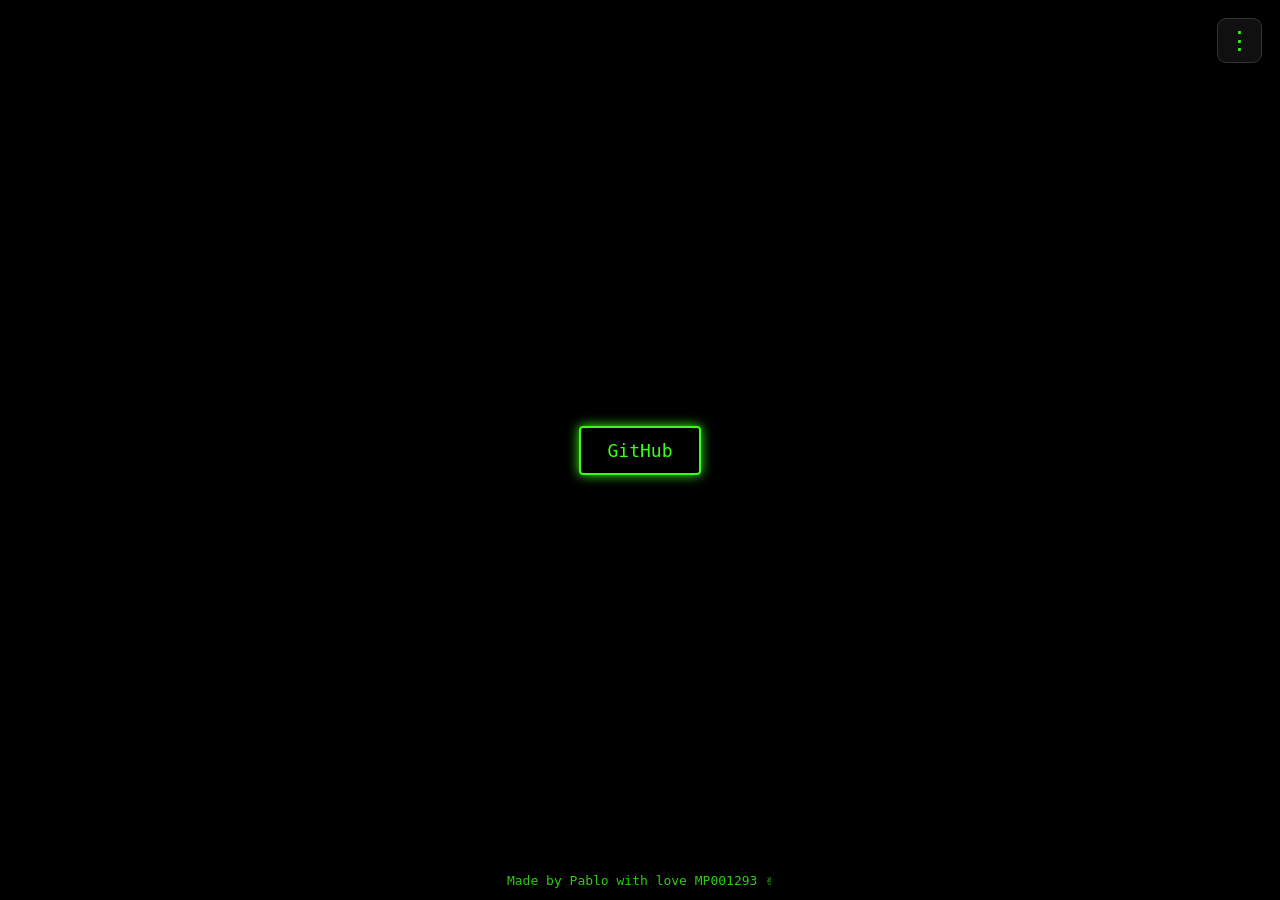
<file: index.before-local-game.html>
<!DOCTYPE html>
<html lang="ar" dir="rtl">
<head>
<meta charset="UTF-8">
<meta name="viewport" content="width=device-width, initial-scale=1">
<meta name="theme-color" content="#000000">
<title>SMART COOKING™</title>

<style>
:root {
  --bg: #000000;
  --fg: #39ff14;
  --panel: #101010;
  --border: #333333;
  --muted: #999999;
  --overlay: rgba(0,0,0,0.65);
}

[data-theme="light"] {
  --bg: #ffffff;
  --fg: #159b08;
  --panel: #f2f2f2;
  --border: #dddddd;
  --muted: #666666;
  --overlay: rgba(0,0,0,0.35);
}

* {
  box-sizing: border-box;
}

body {
  background: var(--bg);
  color: var(--fg);
  font-family: monospace;
  margin: 0;
  min-height: 100vh;
  min-height: 100svh;
  display: flex;
  align-items: center;
  justify-content: center;
  transition: background 0.3s, color 0.3s;
}

.menu-button {
  position: fixed;
  top: 18px;
  right: 18px;
  width: 45px;
  height: 45px;
  border: 1px solid var(--border);
  border-radius: 9px;
  background: var(--panel);
  color: var(--fg);
  font-size: 25px;
  cursor: pointer;
  z-index: 10;
}

.menu-button:active {
  transform: scale(0.94);
}

a.btn {
  font-size: 18px;
  padding: 12px 26px;
  color: var(--fg);
  border: 2px solid var(--fg);
  border-radius: 4px;
  text-decoration: none;
  box-shadow: 0 0 12px var(--fg);
}

a.btn:active {
  background: var(--fg);
  color: var(--bg);
}

.overlay {
  position: fixed;
  inset: 0;
  background: var(--overlay);
  opacity: 0;
  visibility: hidden;
  transition: 0.3s;
  z-index: 20;
}

.overlay.active {
  opacity: 1;
  visibility: visible;
}

.sidebar {
  position: fixed;
  top: 0;
  right: 0;
  width: min(300px, 85vw);
  height: 100%;
  height: 100dvh;
  background: var(--panel);
  border-left: 1px solid var(--border);
  padding: 24px 20px;
  transform: translateX(105%);
  transition: transform 0.3s ease;
  z-index: 21;
}

.sidebar.active {
  transform: translateX(0);
}

.sidebar-header {
  display: flex;
  justify-content: space-between;
  align-items: center;
  border-bottom: 1px solid var(--border);
  padding-bottom: 16px;
}

.sidebar-header h2 {
  font-size: 19px;
  margin: 0;
}

.close-button {
  background: none;
  border: none;
  color: var(--fg);
  font-size: 25px;
  cursor: pointer;
}

.setting-title {
  margin-top: 28px;
  margin-bottom: 15px;
  font-size: 15px;
}

.theme-options {
  display: flex;
  gap: 10px;
}

.theme-option {
  flex: 1;
  padding: 15px 8px;
  border: 1px solid var(--border);
  border-radius: 9px;
  background: var(--bg);
  color: var(--fg);
  font-family: monospace;
  font-size: 14px;
  cursor: pointer;
}

.theme-option.selected {
  border: 2px solid var(--fg);
  box-shadow: 0 0 9px var(--fg);
}

footer {
  position: fixed;
  bottom: 12px;
  left: 0;
  right: 0;
  text-align: center;
  font-size: 13px;
  opacity: 0.8;
  direction: ltr;
}
</style>
</head>

<body>

<button class="menu-button" id="menuButton"
        aria-label="فتح الإعدادات"
        aria-expanded="false">
  ⋮
</button>

<div class="overlay" id="overlay"></div>

<aside class="sidebar" id="sidebar"
       aria-label="الإعدادات"
       aria-hidden="true">

  <div class="sidebar-header">
    <h2>الإعدادات</h2>
    <button class="close-button" id="closeButton"
            aria-label="إغلاق">×</button>
  </div>

  <p class="setting-title">🎨 ثيم الواجهة</p>

  <div class="theme-options">
    <button class="theme-option" data-theme-choice="dark">
      ◐ أسود
    </button>

    <button class="theme-option" data-theme-choice="light">
      ☀ أبيض
    </button>
  </div>

</aside>

<a class="btn"
   href="https://github.com/maroadly001293-wq">
   GitHub
</a>

<footer>
  Made by Pablo with love MP001293 ✌
</footer>

<script>
const menuButton = document.getElementById("menuButton");
const closeButton = document.getElementById("closeButton");
const sidebar = document.getElementById("sidebar");
const overlay = document.getElementById("overlay");
const themeButtons = document.querySelectorAll("[data-theme-choice]");

function openMenu() {
  sidebar.classList.add("active");
  overlay.classList.add("active");
  sidebar.setAttribute("aria-hidden", "false");
  menuButton.setAttribute("aria-expanded", "true");
}

function closeMenu() {
  sidebar.classList.remove("active");
  overlay.classList.remove("active");
  sidebar.setAttribute("aria-hidden", "true");
  menuButton.setAttribute("aria-expanded", "false");
}

menuButton.addEventListener("click", openMenu);
closeButton.addEventListener("click", closeMenu);
overlay.addEventListener("click", closeMenu);

document.addEventListener("keydown", (event) => {
  if (event.key === "Escape") closeMenu();
});

function setTheme(theme) {
  if (theme === "light") {
    document.documentElement.dataset.theme = "light";
  } else {
    document.documentElement.dataset.theme = "dark";
  }

  localStorage.setItem("smartCookingTheme", theme);

  themeButtons.forEach(button => {
    const selected = button.dataset.themeChoice === theme;
    button.classList.toggle("selected", selected);
    button.setAttribute("aria-pressed", selected);
  });

  document.querySelector('meta[name="theme-color"]')
    .setAttribute("content", theme === "light" ? "#ffffff" : "#000000");
}

const savedTheme = localStorage.getItem("smartCookingTheme") || "dark";
setTheme(savedTheme);

themeButtons.forEach(button => {
  button.addEventListener("click", () => {
    setTheme(button.dataset.themeChoice);
  });
});
</script>

</body>
</html>
</file>
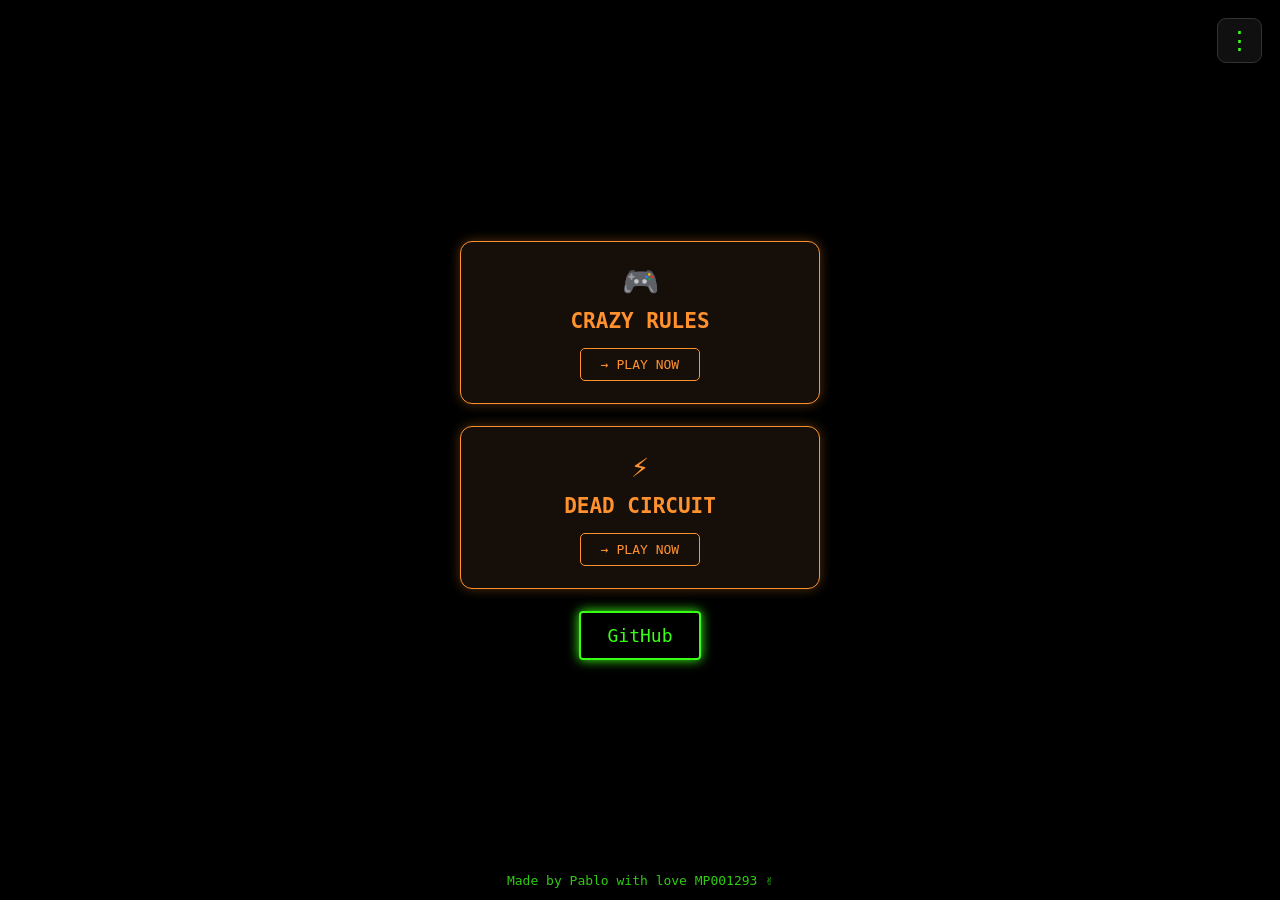
<file: index.before-login.html>
<!DOCTYPE html>
<html lang="ar" dir="rtl">
<head>
<meta charset="UTF-8">
<meta name="viewport" content="width=device-width, initial-scale=1">
<meta name="theme-color" content="#000000">
<title>SMART COOKING™</title>

<style>
:root {
  --bg: #000000;
  --fg: #39ff14;
  --panel: #101010;
  --border: #333333;
  --muted: #999999;
  --overlay: rgba(0,0,0,0.65);
}

[data-theme="light"] {
  --bg: #ffffff;
  --fg: #159b08;
  --panel: #f2f2f2;
  --border: #dddddd;
  --muted: #666666;
  --overlay: rgba(0,0,0,0.35);
}

* {
  box-sizing: border-box;
}

body {
  background: var(--bg);
  color: var(--fg);
  font-family: monospace;
  margin: 0;
  min-height: 100vh;
  min-height: 100svh;
  display: flex;
  align-items: center;
  justify-content: center;
  transition: background 0.3s, color 0.3s;
}

.menu-button {
  position: fixed;
  top: 18px;
  right: 18px;
  width: 45px;
  height: 45px;
  border: 1px solid var(--border);
  border-radius: 9px;
  background: var(--panel);
  color: var(--fg);
  font-size: 25px;
  cursor: pointer;
  z-index: 10;
}

.menu-button:active {
  transform: scale(0.94);
}

a.btn {
  font-size: 18px;
  padding: 12px 26px;
  color: var(--fg);
  border: 2px solid var(--fg);
  border-radius: 4px;
  text-decoration: none;
  box-shadow: 0 0 12px var(--fg);
}

a.btn:active {
  background: var(--fg);
  color: var(--bg);
}

.overlay {
  position: fixed;
  inset: 0;
  background: var(--overlay);
  opacity: 0;
  visibility: hidden;
  transition: 0.3s;
  z-index: 20;
}

.overlay.active {
  opacity: 1;
  visibility: visible;
}

.sidebar {
  position: fixed;
  top: 0;
  right: 0;
  width: min(300px, 85vw);
  height: 100%;
  height: 100dvh;
  background: var(--panel);
  border-left: 1px solid var(--border);
  padding: 24px 20px;
  transform: translateX(105%);
  transition: transform 0.3s ease;
  z-index: 21;
}

.sidebar.active {
  transform: translateX(0);
}

.sidebar-header {
  display: flex;
  justify-content: space-between;
  align-items: center;
  border-bottom: 1px solid var(--border);
  padding-bottom: 16px;
}

.sidebar-header h2 {
  font-size: 19px;
  margin: 0;
}

.close-button {
  background: none;
  border: none;
  color: var(--fg);
  font-size: 25px;
  cursor: pointer;
}

.setting-title {
  margin-top: 28px;
  margin-bottom: 15px;
  font-size: 15px;
}

.theme-options {
  display: flex;
  gap: 10px;
}

.theme-option {
  flex: 1;
  padding: 15px 8px;
  border: 1px solid var(--border);
  border-radius: 9px;
  background: var(--bg);
  color: var(--fg);
  font-family: monospace;
  font-size: 14px;
  cursor: pointer;
}

.theme-option.selected {
  border: 2px solid var(--fg);
  box-shadow: 0 0 9px var(--fg);
}

footer {
  position: fixed;
  bottom: 12px;
  left: 0;
  right: 0;
  text-align: center;
  font-size: 13px;
  opacity: 0.8;
  direction: ltr;
}

body {
  flex-direction: column;
  gap: 24px;
}

.content {
  display: flex;
  flex-direction: column;
  align-items: center;
  gap: 22px;
  width: min(88%, 360px);
}

.game-card {
  display: block;
  width: 100%;
  padding: 22px;
  border: 1px solid #ff922e;
  border-radius: 12px;
  background: #160e08;
  color: #ff922e;
  text-decoration: none;
  text-align: center;
  box-shadow: 0 0 12px #ff922e55;
  transition: 0.25s;
}

.game-card:active {
  transform: scale(0.97);
  box-shadow: 0 0 22px #ff922e;
}

.game-icon {
  font-size: 30px;
  margin-bottom: 10px;
}

.game-title {
  font-size: 21px;
  font-weight: bold;
}

.game-action {
  display: inline-block;
  margin-top: 15px;
  padding: 8px 20px;
  border: 1px solid #ff922e;
  border-radius: 5px;
  font-size: 13px;
}

</style>
</head>

<body>

<button class="menu-button" id="menuButton"
        aria-label="فتح الإعدادات"
        aria-expanded="false">
  ⋮
</button>

<div class="overlay" id="overlay"></div>

<aside class="sidebar" id="sidebar"
       aria-label="الإعدادات"
       aria-hidden="true">

  <div class="sidebar-header">
    <h2>الإعدادات</h2>
    <button class="close-button" id="closeButton"
            aria-label="إغلاق">×</button>
  </div>

  <p class="setting-title">🎨 ثيم الواجهة</p>

  <div class="theme-options">
    <button class="theme-option" data-theme-choice="dark">
      ◐ أسود
    </button>

    <button class="theme-option" data-theme-choice="light">
      ☀ أبيض
    </button>
  </div>

</aside>

<main class="content">

  <a class="game-card"
     href="crazy-rules.html">

    <div class="game-icon">🎮</div>
    <div class="game-title">CRAZY RULES</div>
    <div class="game-action">PLAY NOW →</div>

  </a>

  <a class="game-card"
     href="dead-circuit.html">

    <div class="game-icon">⚡</div>
    <div class="game-title">DEAD CIRCUIT</div>
    <div class="game-action">PLAY NOW →</div>

  </a>

  <a class="btn"
     href="https://github.com/maroadly001293-wq">
     GitHub
  </a>

</main>

<footer>
  Made by Pablo with love MP001293 ✌
</footer>

<script>
const menuButton = document.getElementById("menuButton");
const closeButton = document.getElementById("closeButton");
const sidebar = document.getElementById("sidebar");
const overlay = document.getElementById("overlay");
const themeButtons = document.querySelectorAll("[data-theme-choice]");

function openMenu() {
  sidebar.classList.add("active");
  overlay.classList.add("active");
  sidebar.setAttribute("aria-hidden", "false");
  menuButton.setAttribute("aria-expanded", "true");
}

function closeMenu() {
  sidebar.classList.remove("active");
  overlay.classList.remove("active");
  sidebar.setAttribute("aria-hidden", "true");
  menuButton.setAttribute("aria-expanded", "false");
}

menuButton.addEventListener("click", openMenu);
closeButton.addEventListener("click", closeMenu);
overlay.addEventListener("click", closeMenu);

document.addEventListener("keydown", (event) => {
  if (event.key === "Escape") closeMenu();
});

function setTheme(theme) {
  if (theme === "light") {
    document.documentElement.dataset.theme = "light";
  } else {
    document.documentElement.dataset.theme = "dark";
  }

  localStorage.setItem("smartCookingTheme", theme);

  themeButtons.forEach(button => {
    const selected = button.dataset.themeChoice === theme;
    button.classList.toggle("selected", selected);
    button.setAttribute("aria-pressed", selected);
  });

  document.querySelector('meta[name="theme-color"]')
    .setAttribute("content", theme === "light" ? "#ffffff" : "#000000");
}

const savedTheme = localStorage.getItem("smartCookingTheme") || "dark";
setTheme(savedTheme);

themeButtons.forEach(button => {
  button.addEventListener("click", () => {
    setTheme(button.dataset.themeChoice);
  });
});
</script>

</body>
</html>
</file>
